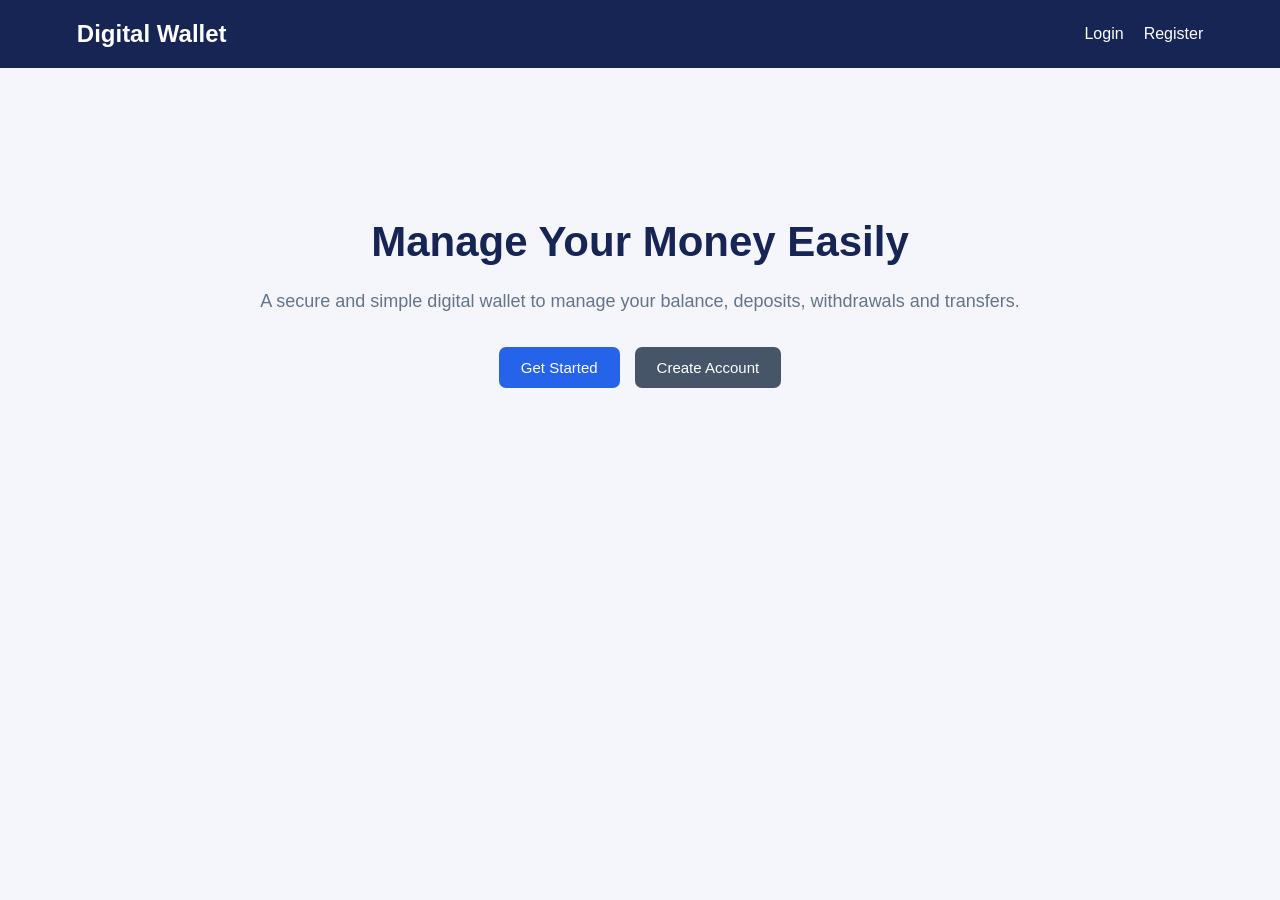
<file: src/main/resources/static/index.html>
<!DOCTYPE html>
<html lang="en">

<head>
    <meta charset="UTF-8">
    <meta name="viewport" content="width=device-width, initial-scale=1.0">
    <title>Digital Wallet Management System</title>

    <link rel="stylesheet" href="css/style.css">
</head>

<body>

    <header>
        <h1>Digital Wallet</h1>
        <nav>
            <a href="login.html">Login</a>
            <a href="register.html">Register</a>
        </nav>
    </header>

    <main class="hero">
        <h2>Manage Your Money Easily</h2>

        <p>
            A secure and simple digital wallet to manage your
            balance, deposits, withdrawals and transfers.
        </p>

        <div class="hero-buttons">
            <a href="login.html" class="btn">Get Started</a>
            <a href="register.html" class="btn secondary">Create Account</a>
        </div>
    </main>

</body>
</html>
</file>
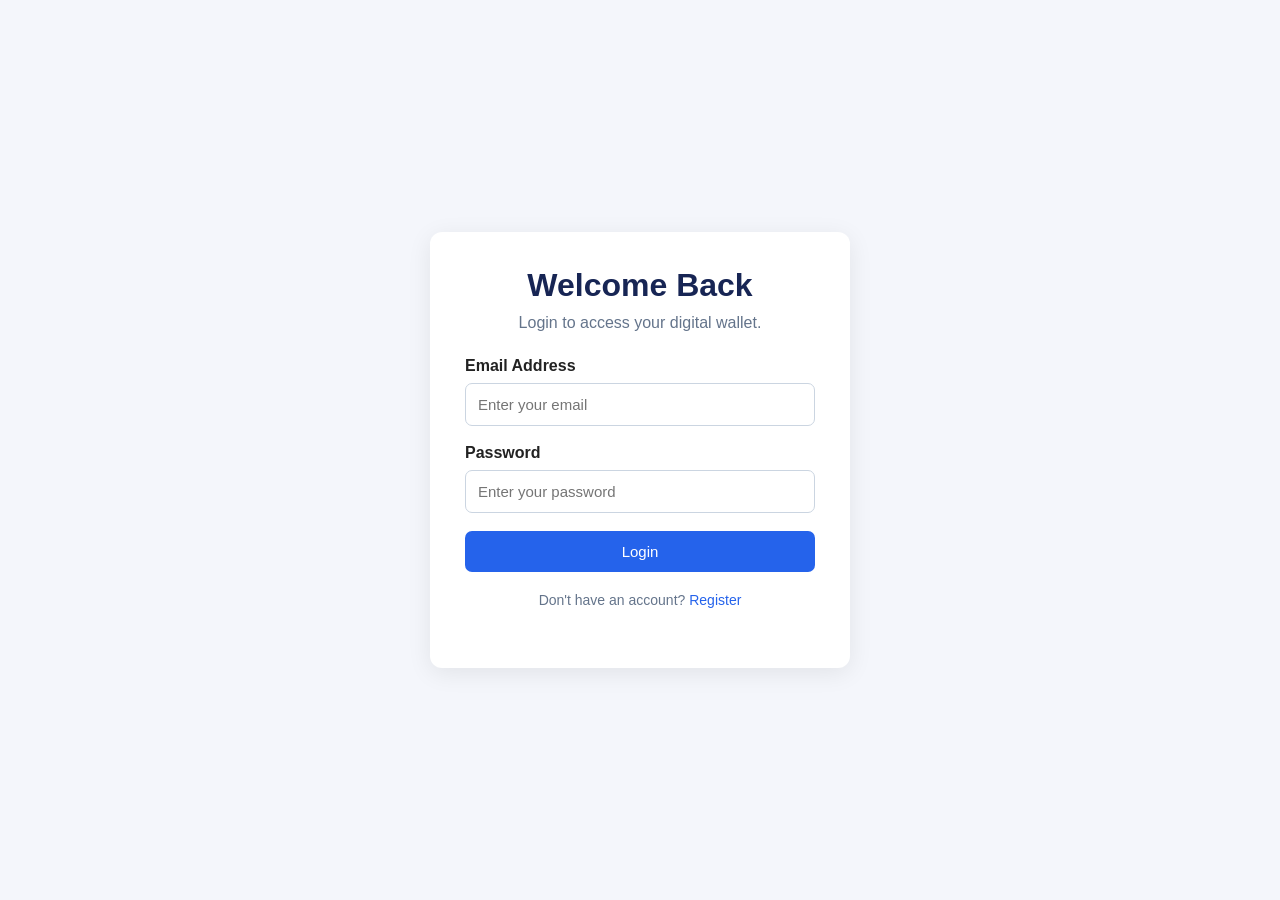
<file: src/main/resources/static/dashboard.html>
<!DOCTYPE html>
<html lang="en">

<head>
    <meta charset="UTF-8">
    <meta name="viewport" content="width=device-width, initial-scale=1.0">
    <title>Dashboard | Digital Wallet</title>
    <link rel="stylesheet" href="css/style.css">
</head>

<body>

    <header>
        <h1>Digital Wallet</h1>

        <nav>
            <span id="welcomeUser">Welcome!</span>
            <button id="logoutBtn" class="btn logout-btn">Logout</button>
        </nav>
    </header>

    <main class="dashboard-container">

        <section class="balance-card">
            <h2>Available Balance</h2>
            <h1 id="balance">₹0.00</h1>
            <p>Your current wallet balance</p>
        </section>

        <section class="operations">

            <div class="operation-card">
                <h2>Deposit Money</h2>

                <form id="depositForm">
                    <input type="number" id="depositAmount"
                           placeholder="Enter amount" min="0.01"
                           step="0.01" required>

                    <button type="submit" class="btn">
                        Deposit
                    </button>
                </form>

            </div>

            <div class="operation-card">
                <h2>Withdraw Money</h2>

                <form id="withdrawForm">
                    <input type="number" id="withdrawAmount"
                           placeholder="Enter amount" min="0.01"
                           step="0.01" required>

                    <button type="submit" class="btn">
                        Withdraw
                    </button>
                </form>

            </div>

            <div class="operation-card">
                <h2>Transfer Money</h2>

                <form id="transferForm">

                    <input type="number" id="receiverUserId"
                           placeholder="Receiver User ID"
                           min="1" required>

                    <input type="number" id="transferAmount"
                           placeholder="Enter amount"
                           min="0.01" step="0.01" required>

                    <button type="submit" class="btn">
                        Transfer
                    </button>

                </form>

            </div>

        </section>

        <p id="message" class="message"></p>

        <section class="transactions-section">

            <h2>Transaction History</h2>

            <div class="table-container">

                <table>
                    <thead>
                        <tr>
                            <th>Transaction ID</th>
                            <th>Type</th>
                            <th>Amount</th>
                            <th>Date & Time</th>
                        </tr>
                    </thead>

                    <tbody id="transactionTable">
                        <tr>
                            <td colspan="4">Loading transactions...</td>
                        </tr>
                    </tbody>

                </table>

            </div>

        </section>

    </main>

    <script src="js/dashboard.js"></script>

</body>
</html>
</file>
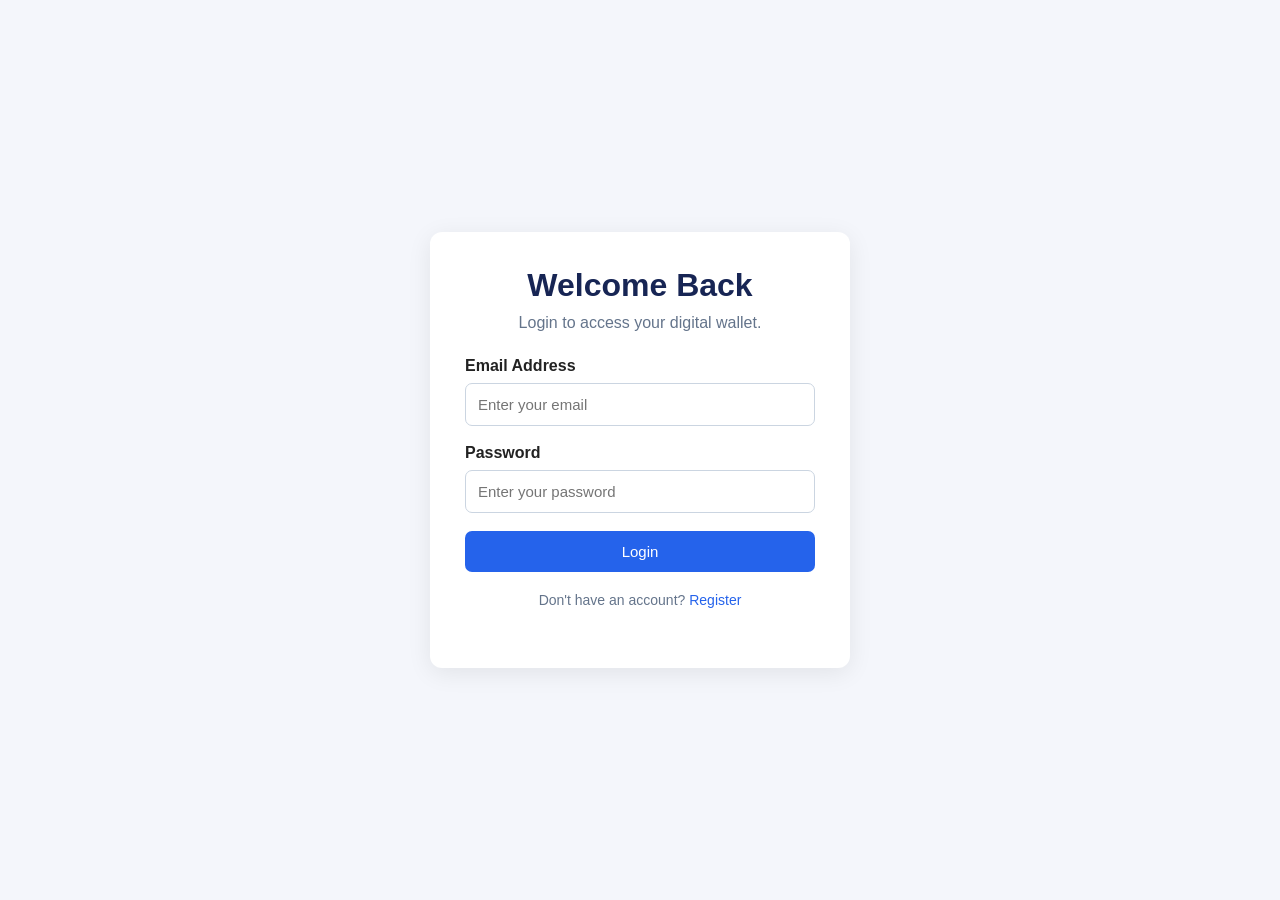
<file: src/main/resources/static/login.html>
<!DOCTYPE html>
<html lang="en">

<head>
    <meta charset="UTF-8">
    <meta name="viewport" content="width=device-width, initial-scale=1.0">
    <title>Login | Digital Wallet</title>
    <link rel="stylesheet" href="css/style.css">
</head>

<body>

    <div class="auth-container">

        <div class="auth-card">

            <h1>Welcome Back</h1>
            <p>Login to access your digital wallet.</p>

            <form id="loginForm">

                <div class="form-group">
                    <label for="email">Email Address</label>
                    <input type="email" id="email"
                           placeholder="Enter your email" required>
                </div>

                <div class="form-group">
                    <label for="password">Password</label>
                    <input type="password" id="password"
                           placeholder="Enter your password" required>
                </div>

                <button type="submit" class="btn">
                    Login
                </button>

                <p id="message" class="message"></p>

            </form>

            <p class="auth-link">
                Don't have an account?
                <a href="register.html">Register</a>
            </p>

        </div>

    </div>

    <script src="js/auth.js"></script>

</body>
</html>
</file>
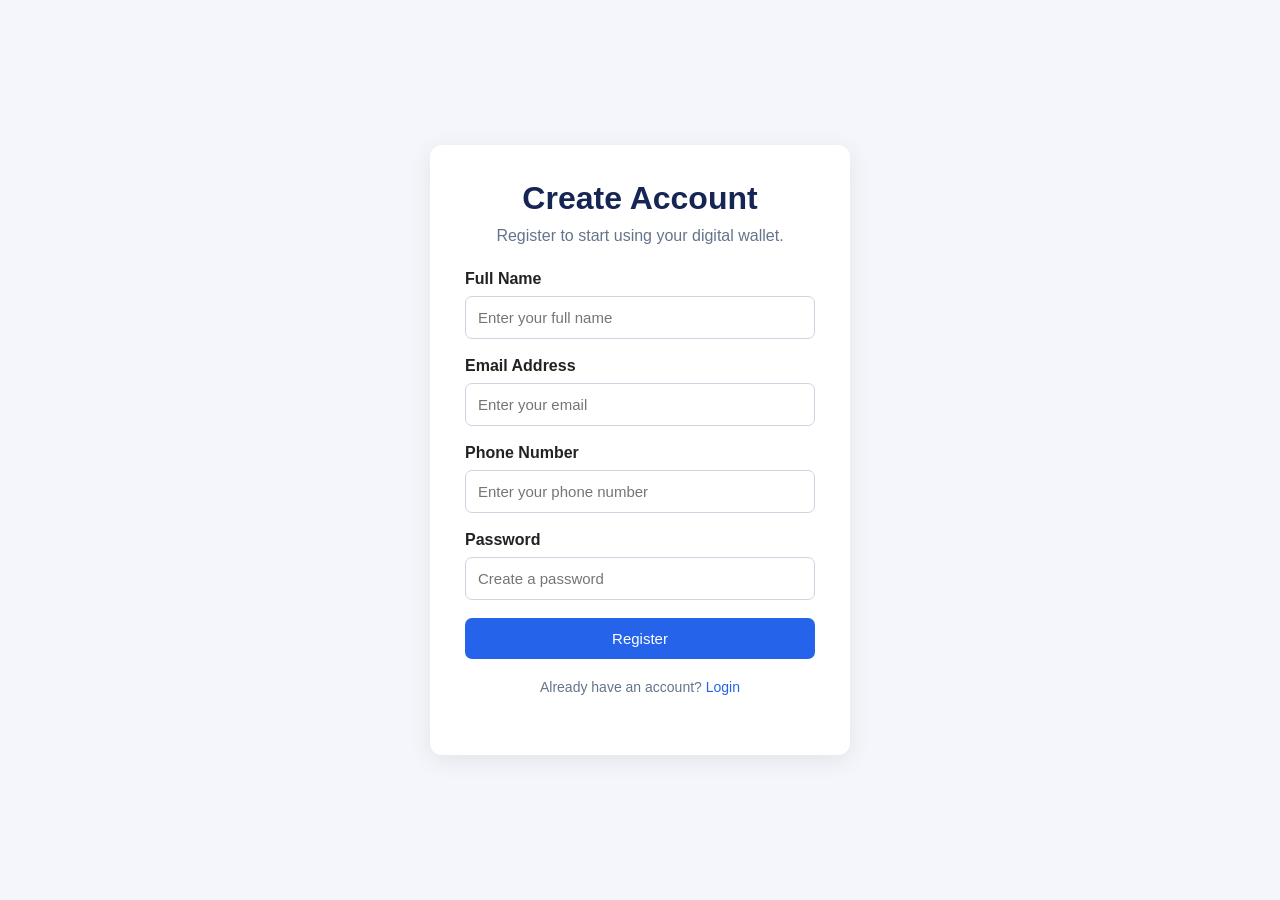
<file: src/main/resources/static/register.html>
<!DOCTYPE html>
<html lang="en">

<head>
    <meta charset="UTF-8">
    <meta name="viewport" content="width=device-width, initial-scale=1.0">
    <title>Register | Digital Wallet</title>
    <link rel="stylesheet" href="css/style.css">
</head>

<body>

    <div class="auth-container">

        <div class="auth-card">

            <h1>Create Account</h1>
            <p>Register to start using your digital wallet.</p>

            <form id="registerForm">

                <div class="form-group">
                    <label for="fullName">Full Name</label>
                    <input type="text" id="fullName"
                           placeholder="Enter your full name" required>
                </div>

                <div class="form-group">
                    <label for="email">Email Address</label>
                    <input type="email" id="email"
                           placeholder="Enter your email" required>
                </div>

                <div class="form-group">
                    <label for="phoneNumber">Phone Number</label>
                    <input type="tel" id="phoneNumber"
                           placeholder="Enter your phone number" required>
                </div>

                <div class="form-group">
                    <label for="password">Password</label>
                    <input type="password" id="password"
                           placeholder="Create a password" required>
                </div>

                <button type="submit" class="btn">
                    Register
                </button>

                <p id="message" class="message"></p>

            </form>

            <p class="auth-link">
                Already have an account?
                <a href="login.html">Login</a>
            </p>

        </div>

    </div>

    <script src="js/auth.js"></script>

</body>
</html>
</file>
<file: src/main/resources/static/css/style.css>
/* GENERAL STYLING */

* {
    margin: 0;
    padding: 0;
    box-sizing: border-box;
}

body {
    font-family: Arial, sans-serif;
    background: #f4f6fb;
    color: #222;
    min-height: 100vh;
}

a {
    text-decoration: none;
    color: #2563eb;
}

button,
input {
    font-family: inherit;
}

/* HEADER */

header {
    background: #172554;
    color: white;
    padding: 20px 6%;
    display: flex;
    justify-content: space-between;
    align-items: center;
}

header h1 {
    font-size: 24px;
}

header nav {
    display: flex;
    align-items: center;
    gap: 20px;
}

header nav a {
    color: white;
}

/* BUTTONS */

.btn {
    display: inline-block;
    background: #2563eb;
    color: white;
    border: none;
    padding: 12px 22px;
    border-radius: 7px;
    cursor: pointer;
    font-size: 15px;
    text-align: center;
}

.btn:hover {
    background: #1d4ed8;
}

.secondary {
    background: #475569;
}

.secondary:hover {
    background: #334155;
}

.logout-btn {
    background: #dc2626;
}

.logout-btn:hover {
    background: #b91c1c;
}

/* HOME PAGE */

.hero {
    max-width: 850px;
    margin: 120px auto;
    padding: 30px;
    text-align: center;
}

.hero h2 {
    font-size: 42px;
    color: #172554;
    margin-bottom: 20px;
}

.hero p {
    color: #64748b;
    font-size: 18px;
    line-height: 1.7;
    margin-bottom: 30px;
}

.hero-buttons {
    display: flex;
    justify-content: center;
    gap: 15px;
    flex-wrap: wrap;
}

/* LOGIN AND REGISTRATION */

.auth-container {
    min-height: 100vh;
    display: flex;
    justify-content: center;
    align-items: center;
    padding: 20px;
}

.auth-card {
    width: 100%;
    max-width: 420px;
    background: white;
    padding: 35px;
    border-radius: 12px;
    box-shadow: 0 5px 25px rgba(0, 0, 0, 0.08);
}

.auth-card h1 {
    text-align: center;
    color: #172554;
    margin-bottom: 10px;
}

.auth-card > p {
    text-align: center;
    color: #64748b;
    margin-bottom: 25px;
}

.form-group {
    margin-bottom: 18px;
}

.form-group label {
    display: block;
    margin-bottom: 8px;
    font-weight: bold;
}

.form-group input,
.operation-card input {
    width: 100%;
    padding: 12px;
    border: 1px solid #cbd5e1;
    border-radius: 7px;
    font-size: 15px;
    outline: none;
}

.form-group input:focus,
.operation-card input:focus {
    border-color: #2563eb;
}

.auth-card button {
    width: 100%;
}

.auth-link {
    margin-top: 20px;
    font-size: 14px;
}

/* DASHBOARD */

.dashboard-container {
    max-width: 1150px;
    margin: 35px auto;
    padding: 0 20px;
}

.balance-card {
    background: linear-gradient(120deg, #1d4ed8, #172554);
    color: white;
    padding: 30px;
    border-radius: 12px;
    margin-bottom: 30px;
}

.balance-card h2 {
    font-size: 18px;
    margin-bottom: 15px;
}

.balance-card h1 {
    font-size: 38px;
    margin-bottom: 10px;
}

/* WALLET OPERATIONS */

.operations {
    display: grid;
    grid-template-columns: repeat(3, 1fr);
    gap: 20px;
    margin-bottom: 30px;
}

.operation-card {
    background: white;
    padding: 25px;
    border-radius: 10px;
    box-shadow: 0 3px 15px rgba(0, 0, 0, 0.05);
}

.operation-card h2 {
    font-size: 19px;
    color: #172554;
    margin-bottom: 20px;
}

.operation-card input {
    margin-bottom: 15px;
}

.operation-card button {
    width: 100%;
}

/* MESSAGES */

.message {
    margin: 15px 0;
    text-align: center;
    font-weight: bold;
}

/* TRANSACTION HISTORY */

.transactions-section {
    background: white;
    padding: 25px;
    border-radius: 10px;
    box-shadow: 0 3px 15px rgba(0, 0, 0, 0.05);
}

.transactions-section h2 {
    color: #172554;
    margin-bottom: 20px;
}

.table-container {
    overflow-x: auto;
}

table {
    width: 100%;
    border-collapse: collapse;
    min-width: 550px;
}

th,
td {
    padding: 14px;
    border-bottom: 1px solid #e2e8f0;
    text-align: left;
}

th {
    background: #f1f5f9;
    color: #172554;
}

/* MOBILE RESPONSIVENESS */

@media (max-width: 850px) {
    .operations {
        grid-template-columns: repeat(2, 1fr);
    }
}

@media (max-width: 600px) {
    header {
        padding: 18px;
        flex-wrap: wrap;
        gap: 15px;
    }

    header h1 {
        font-size: 20px;
    }

    header nav {
        gap: 12px;
    }

    .hero {
        margin: 65px auto;
    }

    .hero h2 {
        font-size: 30px;
    }

    .operations {
        grid-template-columns: 1fr;
    }

    .auth-card {
        padding: 25px;
    }

    .balance-card h1 {
        font-size: 32px;
    }
}
</file>
